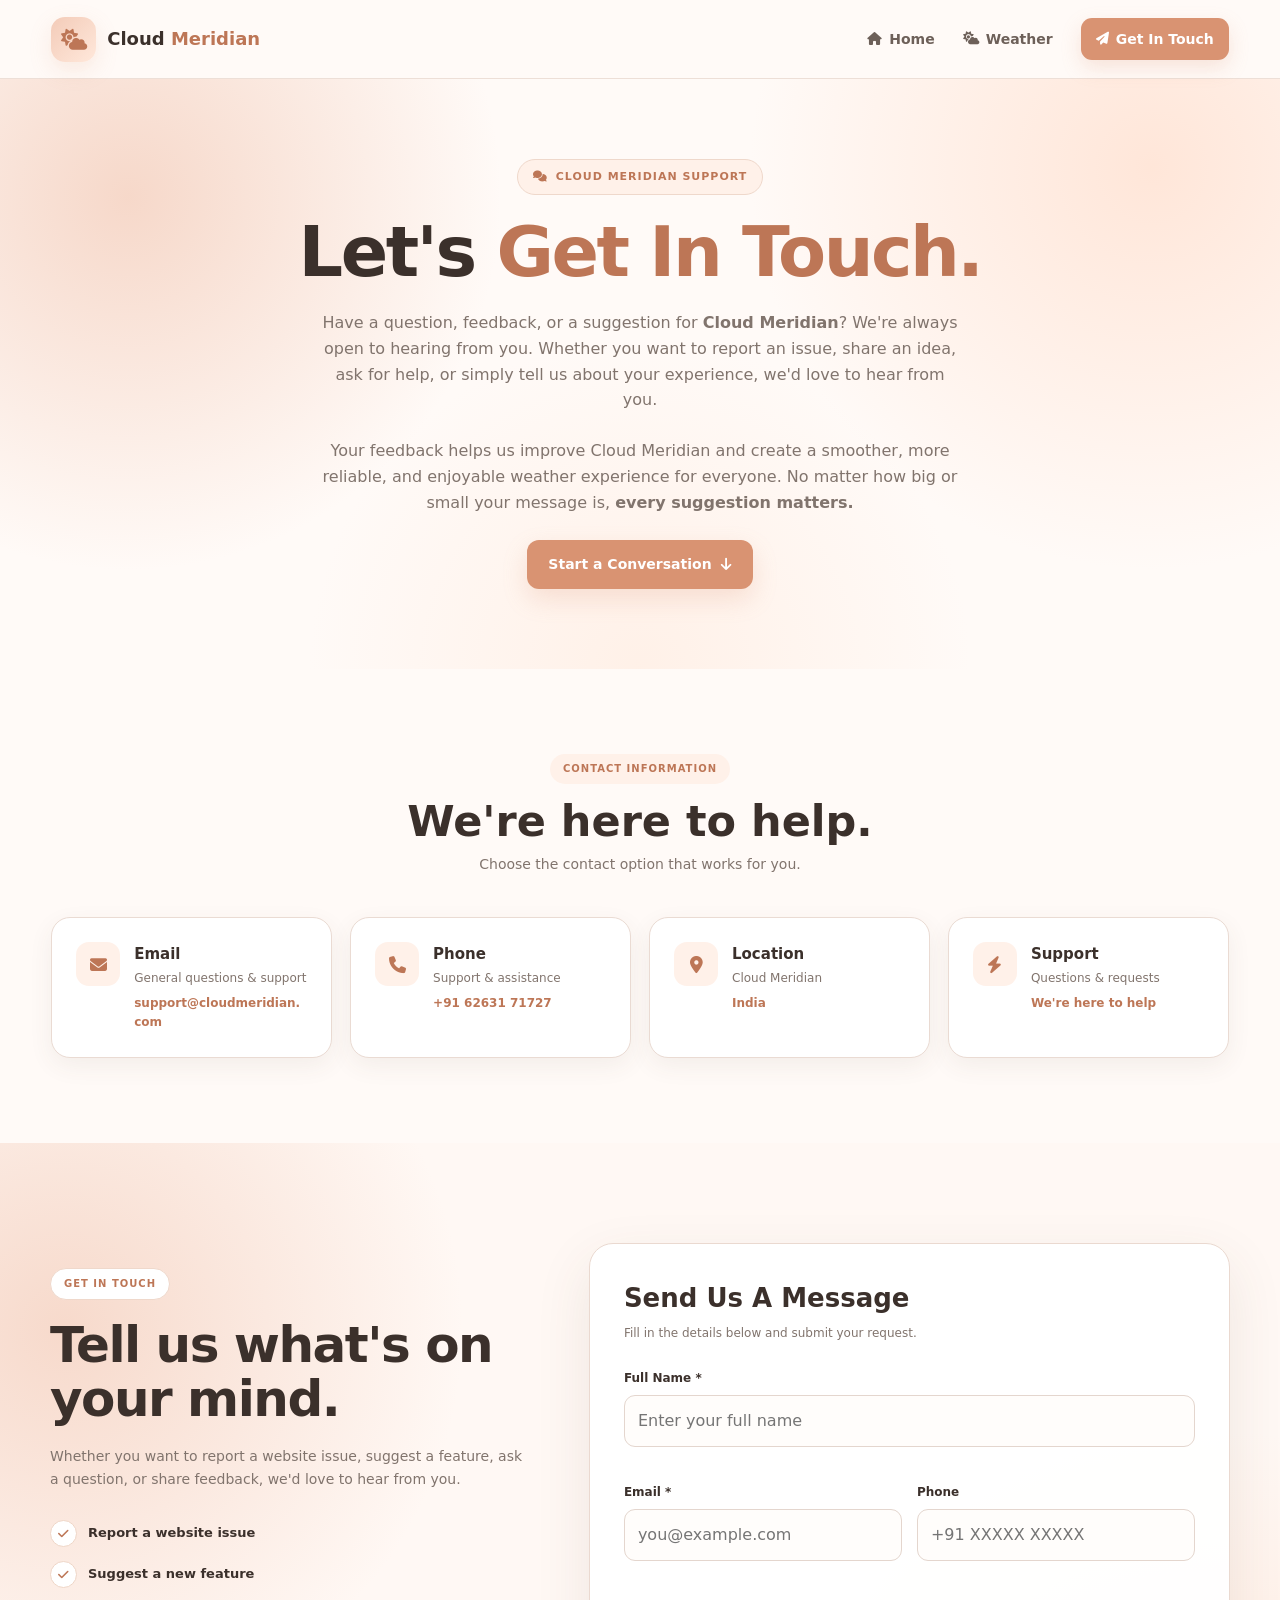
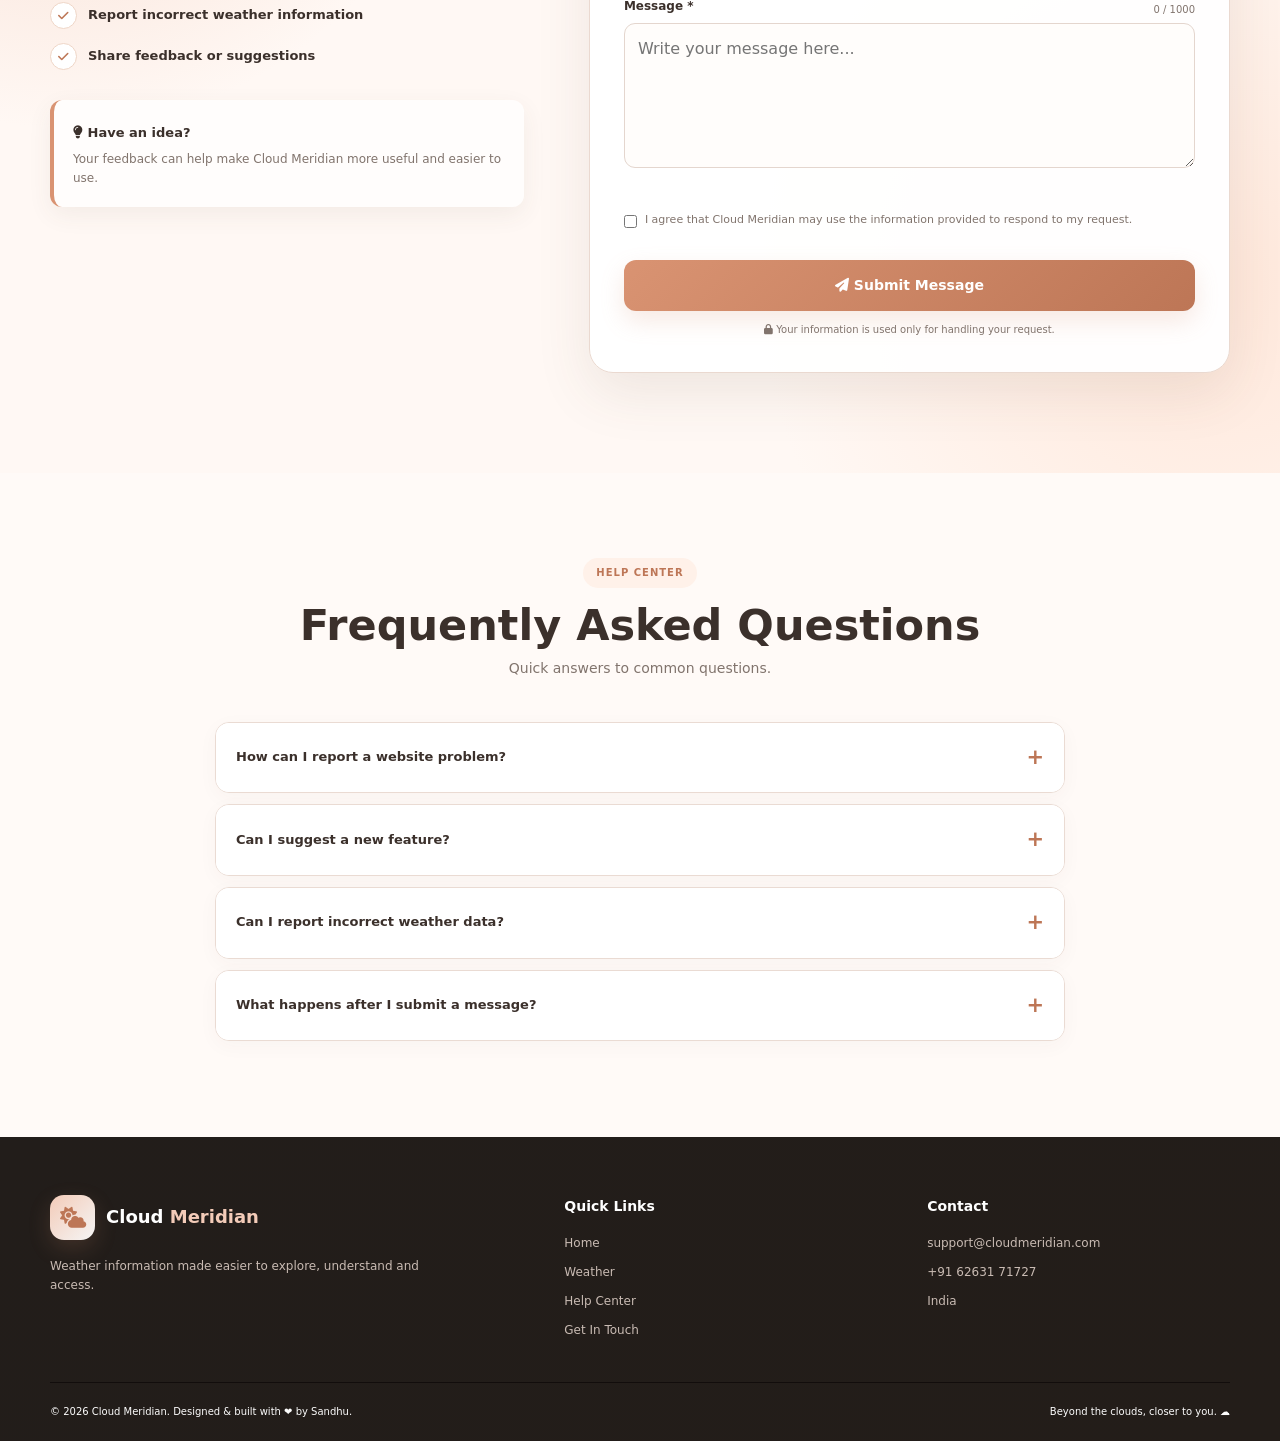
<file: templates/get-in-touch.html>
<!DOCTYPE html>
<html lang="en">

<head>

    <meta charset="UTF-8">

    <meta
        name="viewport"
        content="width=device-width, initial-scale=1.0"
    >
<!-- SANDHU -->
    <meta
        name="description"
        content="Get in touch with Cloud Meridian. Ask questions, report issues, suggest features or share feedback."
    >

    <title>Get In Touch | Cloud Meridian</title>


    <!-- Font Awesome -->

    <link
        rel="stylesheet"
        href="https://cdnjs.cloudflare.com/ajax/libs/font-awesome/6.5.2/css/all.min.css"
    >


    <style>
/* SANDHU */

        /* =====================================================
           ROOT
        ===================================================== */

        :root {

            --peach: #f3cbb8;
            --peach-dark: #d99372;
            --peach-deep: #bd7656;

            --peach-light: #fff1e9;
            --peach-soft: #fff8f4;

            --cream: #fffaf7;
            --white: #ffffff;

            --text: #3b302b;
            --muted: #81746d;

            --border: #eadbd3;

            --success: #5f9273;
            --success-light: #eef8f1;

            --danger: #d9534f;

            --dark: #302722;
            --dark-light: #453730;

            --shadow:
                0 20px 55px rgba(91, 65, 52, 0.10);

            --shadow-small:
                0 8px 25px rgba(91, 65, 52, 0.07);
        }


        /* =====================================================
           RESET
        ===================================================== */

        * {
            margin: 0;
            padding: 0;
            box-sizing: border-box;
        }


        html {
            scroll-behavior: smooth;
        }


        body {

            font-family:
                Inter,
                system-ui,
                -apple-system,
                BlinkMacSystemFont,
                "Segoe UI",
                sans-serif;

            background: var(--cream);

            color: var(--text);

            line-height: 1.6;
        }


        a {
            text-decoration: none;
            color: inherit;
        }

/* SANDHU */

        button,
        input,
        textarea,
        select {
            font: inherit;
        }


        /* =====================================================
           HEADER
        ===================================================== */

        .header {

            position: sticky;

            top: 0;

            z-index: 1000;

            background:
                rgba(255, 250, 247, 0.94);

            backdrop-filter: blur(16px);

            border-bottom:
                1px solid rgba(234, 219, 211, 0.85);
        }


        .header-container {

            width: min(1180px, 92%);

            min-height: 78px;

            margin: auto;

            display: flex;

            align-items: center;

            justify-content: space-between;
        }

/* SANDHU */

        /* SAME BRAND STRUCTURE AS INDEX.HTML */

        .brand {

            display: flex;

            align-items: center;

            gap: 11px;

            color: var(--text);

            font-size: 18px;

            font-weight: 700;
        }


        .brand strong {
            color: var(--peach-deep);
        }


        .brand-icon {

            width: 45px;

            height: 45px;

            display: grid;

            place-items: center;

            border-radius: 14px;

            background:
                linear-gradient(
                    135deg,
                    var(--peach),
                    #ffe8db
                );

            color: var(--peach-deep);

            font-size: 21px;

            box-shadow:
                0 8px 22px
                rgba(217, 147, 114, 0.17);

            transition: 0.3s;
        }


        .brand:hover .brand-icon {

            transform:
                translateY(-2px)
                rotate(-3deg);
        }

/* SANDHU */

        /* =====================================================
           NAV
        ===================================================== */

        .nav {

            display: flex;

            align-items: center;

            gap: 28px;
        }


        .nav-link {

            display: flex;

            align-items: center;

            gap: 7px;

            color: #6d6059;

            font-size: 14px;

            font-weight: 600;

            transition: 0.25s;
        }


        .nav-link i {
            font-size: 13px;
        }


        .nav-link:hover {

            color:
                var(--peach-deep);

            transform:
                translateY(-1px);
        }
/* SANDHU */


        .nav-link.active {

            padding:
                10px 15px;

            border-radius: 11px;

            background:
                var(--peach-dark);

            color: white;

            box-shadow:
                0 8px 20px
                rgba(217, 147, 114, 0.22);
        }


        .menu-btn {

            display: none;

            border: 0;

            background: transparent;

            color: var(--text);

            font-size: 23px;

            cursor: pointer;
        }


        /* =====================================================
           HERO
        ===================================================== */

        .hero {

            min-height: 455px;

            display: grid;

            place-items: center;

            text-align: center;

            padding: 80px 20px;

            background:

                radial-gradient(
                    circle at 10% 20%,
                    rgba(243, 203, 184, 0.72),
                    transparent 30%
                ),

                radial-gradient(
                    circle at 90% 15%,
                    rgba(255, 225, 209, 0.8),
                    transparent 32%
                ),

                radial-gradient(
                    circle at 50% 100%,
                    rgba(255, 239, 229, 0.85),
                    transparent 38%
                ),

                var(--cream);

            overflow: hidden;
        }


        .hero-content {

            width: min(760px, 100%);

            margin: auto;
        }


        .hero-badge {

            display: inline-flex;

            align-items: center;

            gap: 8px;

            padding:
                8px 15px;

            border-radius: 50px;

            background:
                var(--peach-light);

            border:
                1px solid #efd8cb;

            color:
                var(--peach-deep);

            font-size: 11px;

            font-weight: 800;

            letter-spacing: 1px;
        }


        .hero h1 {

            margin-top: 21px;

            font-size:
                clamp(42px, 7vw, 70px);

            line-height: 1.04;

            letter-spacing: -2.5px;
        }
/* SANDHU */


        .hero h1 span {

            color:
                var(--peach-deep);
        }
/* SANDHU */


        .hero p {

            max-width: 640px;

            margin:
                22px auto 0;

            color:
                var(--muted);

            font-size: 16px;
        }


        .hero-button {

            display: inline-flex;

            align-items: center;

            gap: 9px;

            margin-top: 25px;

            padding:
                13px 21px;

            border-radius: 12px;

            background:
                var(--peach-dark);

            color: white;

            font-size: 14px;

            font-weight: 700;

            box-shadow:
                0 10px 25px
                rgba(217, 147, 114, 0.22);

            transition: 0.25s;
        }


        .hero-button:hover {

            background:
                var(--peach-deep);

            transform:
                translateY(-3px);
        }


        /* =====================================================
           CONTACT INFORMATION
        ===================================================== */

        .contact-section {

            width: min(1180px, 92%);

            margin: auto;

            padding:
                85px 0;
        }


        .section-heading {

            text-align: center;

            margin-bottom: 42px;
        }

/* SANDHU */

        .section-label {

            display: inline-block;

            padding:
                7px 13px;

            border-radius: 50px;

            background:
                var(--peach-light);

            color:
                var(--peach-deep);

            font-size: 10px;

            font-weight: 800;

            letter-spacing: 1px;
        }


        .section-heading h2 {

            margin-top: 13px;

            font-size:
                clamp(30px, 5vw, 43px);

            line-height: 1.15;
        }


        .section-heading p {

            margin-top: 7px;

            color:
                var(--muted);

            font-size: 14px;
        }


        .contact-grid {

            display: grid;

            grid-template-columns:
                repeat(4, 1fr);

            gap: 18px;
        }


        .contact-card {

            padding: 24px;

            background:
                var(--white);

            border:
                1px solid var(--border);

            border-radius: 19px;

            display: flex;

            gap: 14px;

            box-shadow:
                var(--shadow-small);

            transition: 0.3s;
        }


        .contact-card:hover {

            transform:
                translateY(-5px);

            border-color:
                #e5c5b6;

            box-shadow:
                var(--shadow);
        }

/* SANDHU */

        .contact-icon {

            width: 44px;

            height: 44px;

            flex-shrink: 0;

            display: grid;

            place-items: center;

            border-radius: 13px;

            background:
                var(--peach-light);

            color:
                var(--peach-deep);

            font-size: 17px;
        }


        .contact-card h3 {
            font-size: 15px;
        }


        .contact-card p {

            margin-top: 3px;

            color:
                var(--muted);

            font-size: 12px;
        }


        .contact-card a,
        .contact-card span {

            display: inline-block;

            margin-top: 5px;

            color:
                var(--peach-deep);

            font-size: 12px;

            font-weight: 700;

            word-break: break-word;
        }


        /* =====================================================
           GET IN TOUCH SECTION
        ===================================================== */

        .get-in-touch {

            padding:
                100px 20px;

            background:

                radial-gradient(
                    circle at 5% 20%,
                    rgba(243, 203, 184, 0.68),
                    transparent 28%
                ),

                radial-gradient(
                    circle at 95% 80%,
                    rgba(255, 226, 210, 0.75),
                    transparent 32%
                ),

                var(--peach-soft);
        }


        .touch-container {

            width: min(1180px, 100%);

            margin: auto;

            display: grid;

            grid-template-columns:
                0.85fr 1.15fr;

            gap: 65px;

            align-items: start;
        }


        .touch-info {
            padding-top: 25px;
        }


        .touch-label {

            display: inline-block;

            padding:
                7px 13px;

            border-radius: 50px;

            background:
                white;

            border:
                1px solid #efd8cb;

            color:
                var(--peach-deep);

            font-size: 10px;

            font-weight: 800;

            letter-spacing: 1px;
        }


        .touch-info h2 {

            margin-top: 18px;

            font-size:
                clamp(32px, 5vw, 50px);

            line-height: 1.08;

            letter-spacing: -1.5px;
        }


        .touch-info > p {

            max-width: 510px;

            margin-top: 19px;

            color:
                var(--muted);

            font-size: 14px;
        }

/* SANDHU */

        .help-list {

            margin-top: 30px;

            display: grid;

            gap: 14px;
        }


        .help-item {

            display: flex;

            align-items: center;

            gap: 11px;
        }


        .check {

            width: 27px;

            height: 27px;

            flex-shrink: 0;

            display: grid;

            place-items: center;

            border-radius: 50%;

            background:
                white;

            border:
                1px solid #efd6c7;

            color:
                var(--peach-deep);

            font-size: 12px;

            font-weight: 900;
        }


        .help-item span:last-child {

            font-size: 13px;

            font-weight: 600;
        }


        .info-note {

            margin-top: 30px;

            padding: 19px;

            border-left:
                4px solid var(--peach-dark);

            border-radius: 12px;

            background:
                rgba(255,255,255,0.78);

            box-shadow:
                var(--shadow-small);
        }


        .info-note strong {
            font-size: 13px;
        }


        .info-note p {

            margin-top: 5px;

            color:
                var(--muted);

            font-size: 12px;
        }


        /* =====================================================
           FORM CARD
        ===================================================== */

        .form-card {

            padding: 34px;

            background:
                rgba(255,255,255,0.96);

            border:
                1px solid #ead9d0;

            border-radius: 24px;

            box-shadow:
                var(--shadow);
        }


        .form-header {

            margin-bottom: 26px;
        }


        .form-header h3 {
            font-size: 26px;
        }


        .form-header p {

            margin-top: 4px;

            color:
                var(--muted);

            font-size: 12px;
        }


        .form-row {

            display: grid;

            grid-template-columns:
                1fr 1fr;

            gap: 15px;
        }

/* SANDHU */

        .form-group {

            margin-bottom: 17px;
        }


        .form-group label {

            display: block;

            margin-bottom: 7px;

            font-size: 12px;

            font-weight: 700;
        }


        .form-group input,
        .form-group textarea,
        .form-group select {

            width: 100%;

            padding:
                12px 13px;

            border:
                1px solid #e4d6ce;

            border-radius: 11px;

            outline: none;

            background:
                #fffdfb;

            color:
                var(--text);

            transition: 0.2s;
        }


        .form-group input:focus,
        .form-group textarea:focus,
        .form-group select:focus {

            border-color:
                var(--peach-dark);

            background:
                white;

            box-shadow:
                0 0 0 4px
                rgba(217,147,114,0.10);
        }


        .form-group textarea {

            min-height: 145px;

            resize: vertical;
        }


        .label-row {

            display: flex;

            align-items: center;

            justify-content: space-between;
        }


        .counter {

            color:
                var(--muted);

            font-size: 10px;
        }

/* SANDHU */

        .error {

            display: block;

            min-height: 16px;

            margin-top: 3px;

            color:
                var(--danger);

            font-size: 10px;
        }


        .checkbox {

            display: flex;

            align-items: flex-start;

            gap: 8px;

            margin-top: 2px;
        }


        .checkbox input {

            margin-top: 4px;

            accent-color:
                var(--peach-dark);
        }


        .checkbox label {

            color:
                var(--muted);

            font-size: 11px;
        }


        .submit-button {

            width: 100%;

            min-height: 51px;

            margin-top: 12px;

            border: 0;

            border-radius: 12px;

            background:
                linear-gradient(
                    135deg,
                    var(--peach-dark),
                    var(--peach-deep)
                );

            color:
                white;

            font-size: 14px;

            font-weight: 800;

            cursor: pointer;

            box-shadow:
                0 10px 25px
                rgba(217,147,114,0.20);

            transition: 0.25s;
        }


        .submit-button:hover {

            transform:
                translateY(-2px);

            box-shadow:
                0 14px 30px
                rgba(217,147,114,0.26);
        }


        .submit-button:disabled {

            opacity: 0.65;

            cursor: wait;

            transform: none;
        }


        .security {

            margin-top: 11px;

            text-align: center;

            color:
                var(--muted);

            font-size: 10px;
        }




/* =========================================================
   SUBMISSION SUCCESS MODAL
========================================================= */

.success-modal {
    position: fixed;
    inset: 0;
    z-index: 9999;

    display: flex;
    align-items: center;
    justify-content: center;

    padding: 24px;

    background: rgba(37, 31, 27, 0.48);
    backdrop-filter: blur(8px);

    opacity: 0;
    visibility: hidden;

    transition:
        opacity 0.3s ease,
        visibility 0.3s ease;
}


.success-modal.active {
    opacity: 1;
    visibility: visible;
}
/* SANDHU */


.success-modal-card {
    width: min(520px, 100%);

    background: #ffffff;

    border: 1px solid rgba(217, 139, 103, 0.18);

    border-radius: 28px;

    padding: 38px 34px 32px;

    text-align: center;

    box-shadow:
        0 30px 80px rgba(70, 42, 29, 0.20);

    transform:
        translateY(25px)
        scale(0.96);

    transition:
        transform 0.35s ease;
}


.success-modal.active
.success-modal-card {

    transform:
        translateY(0)
        scale(1);

}


.success-icon {
    width: 76px;
    height: 76px;

    margin: 0 auto 20px;

    display: flex;
    align-items: center;
    justify-content: center;

    border-radius: 50%;

    background: #e9f6ee;

    color: #4f9270;

    font-size: 34px;

    box-shadow:
        0 10px 25px rgba(79, 146, 112, 0.15);

}


.success-modal-card h2 {
    margin: 0 0 10px;

    font-size: 28px;

    line-height: 1.2;

    color: #2b2927;
}


.success-modal-card > p {
    margin: 0 auto 24px;

    max-width: 430px;

    color: #77716d;

    font-size: 15px;

    line-height: 1.7;
}
/* SANDHU */


.reference-box {
    margin: 20px 0 24px;

    padding: 17px 18px;

    background: #fff6f0;

    border: 1px dashed #dfa080;

    border-radius: 16px;
}


.reference-label {
    display: block;

    margin-bottom: 7px;

    color: #8b817b;

    font-size: 12px;

    font-weight: 700;

    text-transform: uppercase;

    letter-spacing: 0.08em;
}


.reference-id {
    display: inline-block;

    color: #c97851;

    font-size: 20px;

    font-weight: 800;

    letter-spacing: 0.08em;

    word-break: break-all;
}


.success-actions {
    display: flex;

    gap: 12px;

    margin-top: 10px;
}


.success-btn {
    flex: 1;

    min-height: 50px;

    padding: 0 18px;

    border-radius: 13px;

    border: 1px solid #ead9cf;

    background: #ffffff;

    color: #5e554f;

    font-family: inherit;

    font-size: 14px;

    font-weight: 700;

    cursor: pointer;

    transition:
        transform 0.2s ease,
        box-shadow 0.2s ease,
        background 0.2s ease;
}


.success-btn:hover {
    transform: translateY(-2px);

    box-shadow:
        0 8px 20px rgba(70, 42, 29, 0.10);
}

/* SANDHU */

.success-btn.primary {
    border-color: #d98b67;

    background: #d98b67;

    color: #ffffff;

    box-shadow:
        0 8px 20px rgba(217, 139, 103, 0.22);
}


.success-btn.primary:hover {
    background: #ca7c59;
}


.success-close {
    position: absolute;

    top: 18px;
    right: 18px;

    width: 38px;
    height: 38px;

    display: flex;
    align-items: center;
    justify-content: center;

    border: 0;

    border-radius: 50%;

    background: #f8f2ee;

    color: #756b65;

    font-size: 16px;

    cursor: pointer;

    transition:
        background 0.2s ease,
        transform 0.2s ease;
}


.success-close:hover {
    background: #f0e5de;

    transform: rotate(90deg);
}


.success-modal-card {
    position: relative;
}
/* SANDHU */


.copy-success {
    display: none;

    margin-top: 10px;

    color: #4f9270;

    font-size: 13px;

    font-weight: 700;
}


.copy-success.show {
    display: block;
}


@media (max-width: 600px) {

    .success-modal {
        padding: 16px;
    }


    .success-modal-card {
        padding: 32px 20px 24px;

        border-radius: 22px;
    }


    .success-modal-card h2 {
        font-size: 24px;
    }


    .success-actions {
        flex-direction: column;
    }


    .success-btn {
        width: 100%;
    }

}










        /* =====================================================
           SUCCESS SCREEN
        ===================================================== */

        .success-screen {

            display: none;

            text-align: center;

            padding:
                28px 10px 12px;
        }

/* SANDHU */

        .success-screen.show {
            display: block;
        }


        .success-icon {

            width: 78px;

            height: 78px;

            margin:
                0 auto 18px;

            display: grid;

            place-items: center;

            border-radius: 50%;

            background:
                var(--success-light);

            color:
                var(--success);

            font-size: 31px;

            box-shadow:
                0 12px 30px
                rgba(95,146,115,0.13);

            animation:
                successPop 0.5s ease;
        }


        @keyframes successPop {

            0% {
                transform: scale(0.5);
                opacity: 0;
            }

            70% {
                transform: scale(1.08);
            }

            100% {
                transform: scale(1);
                opacity: 1;
            }
        }


        .success-screen h3 {

            font-size: 28px;

            color:
                var(--text);
        }


        .success-title {

            margin-top: 5px;

            color:
                var(--success);

            font-weight: 700;

            font-size: 14px;
        }


        .success-message {

            max-width: 470px;

            margin:
                13px auto 20px;

            color:
                var(--muted);

            font-size: 13px;
        }


        .reference-box {

            max-width: 390px;

            margin:
                20px auto;

            padding:
                15px;

            border:
                1px dashed #dfc4b5;

            border-radius: 13px;

            background:
                var(--peach-soft);
        }

/* SANDHU */

        .reference-label {

            display: block;

            color:
                var(--muted);

            font-size: 10px;

            text-transform: uppercase;

            letter-spacing: 1px;
        }


        .reference-id {

            display: inline-block;

            margin-top: 5px;

            color:
                var(--peach-deep);

            font-size: 19px;

            font-weight: 900;

            letter-spacing: 1px;
        }


        .copy-reference {

            margin-left: 7px;

            padding:
                6px 9px;

            border:
                1px solid #e5cec1;

            border-radius: 7px;

            background:
                white;

            color:
                var(--peach-deep);

            font-size: 10px;

            font-weight: 700;

            cursor: pointer;
        }


        .copy-reference:hover {
            background: var(--peach-light);
        }


        .success-date {

            color:
                var(--muted);

            font-size: 11px;
        }


        .success-actions {

            display: flex;

            justify-content: center;

            gap: 10px;

            margin-top: 22px;

            flex-wrap: wrap;
        }

/* SANDHU */

        .success-action {

            padding:
                11px 18px;

            border-radius: 10px;

            cursor: pointer;

            font-size: 12px;

            font-weight: 700;
        }


        .primary-action {

            border: 0;

            background:
                var(--peach-dark);

            color: white;
        }


        .secondary-action {

            border:
                1px solid var(--border);

            background:
                white;

            color:
                var(--text);
        }


        /* =====================================================
           FAQ
        ===================================================== */

        .faq {

            width: min(850px, 92%);

            margin: auto;

            padding:
                85px 0;
        }


        .faq-item {

            margin-bottom: 11px;

            background:
                white;

            border:
                1px solid var(--border);

            border-radius: 14px;

            overflow: hidden;

            box-shadow:
                0 5px 20px
                rgba(91,65,52,0.035);
        }
/* SANDHU */


        .faq-question {

            width: 100%;

            padding:
                18px 20px;

            border: 0;

            background:
                white;

            display: flex;

            justify-content: space-between;

            align-items: center;

            text-align: left;

            color:
                var(--text);

            font-size: 13px;

            font-weight: 700;

            cursor: pointer;
        }


        .faq-plus {

            color:
                var(--peach-deep);

            font-size: 21px;

            transition: 0.25s;
        }


        .faq-answer {

            max-height: 0;

            overflow: hidden;

            transition:
                max-height 0.3s ease;
        }


        .faq-answer p {

            padding:
                0 20px 19px;

            color:
                var(--muted);

            font-size: 12px;
        }


        .faq-item.active .faq-plus {

            transform:
                rotate(45deg);
        }


        /* =====================================================
           FOOTER
        ===================================================== */

        .footer {

            padding:
                58px 20px 0;

            background:
                linear-gradient(
                    135deg,
                    #221d1a,
                    #231d19
                );

            color:
                white;
        }
/* SANDHU */


        .footer-container {

            width: min(1180px, 100%);

            margin: auto;

            padding-bottom: 42px;

            display: grid;

            grid-template-columns:
                1.5fr 1fr 1fr;

            gap: 60px;
        }


        .footer .brand {
            color: white;
        }


        .footer .brand strong {
            color:
                var(--peach);
        }


        .footer .brand-icon {

            background:
                linear-gradient(
                    135deg,
                    var(--peach),
                    #f5f5f5
                );

            color:
                var(--peach-deep);
        }


        .footer-description {

            max-width: 390px;

            margin-top: 17px;

            color:
                #c9bbb3;

            font-size: 12px;
        }


        .footer-column {

            display: flex;

            flex-direction: column;

            gap: 10px;
        }


        .footer-column h4 {

            margin-bottom: 6px;

            font-size: 14px;
        }
/* SANDHU */

        .footer-column a,
        .footer-column span {

            color:
                #c9bbb3;

            font-size: 12px;

            transition: 0.2s;
        }


        .footer-column a:hover {

            color:
                var(--peach);
        }


        .footer-bottom {

            width: min(1180px, 100%);

            margin: auto;

            padding:
                21px 0;

            border-top:
                1px solid
                rgba(10, 6, 6, 0.653);

            display: flex;

            justify-content: space-between;

            gap: 20px;

            color:
                #fcfcfc;

            font-size: 10px;
        }


        /* =====================================================
           TOAST
        ===================================================== */

        .toast {

            position: fixed;

            right: 22px;

            bottom: 22px;

            z-index: 5000;

            max-width: 350px;

            padding:
                13px 17px;

            border-radius: 11px;

            background:
                #382c26;

            color:
                white;

            font-size: 12px;

            box-shadow:
                var(--shadow);

            transform:
                translateY(120px);

            opacity: 0;

            transition: 0.3s;
        }


        .toast.show {

            transform:
                translateY(0);

            opacity: 1;
        }


        /* =====================================================
           RESPONSIVE
        ===================================================== */

        @media (max-width: 1000px) {

            .contact-grid {
                grid-template-columns:
                    repeat(2, 1fr);
            }

            .touch-container {

                grid-template-columns:
                    1fr;

                gap: 35px;
            }

            .touch-info {
                padding-top: 0;
            }

            .footer-container {
                grid-template-columns:
                    1fr 1fr;
            }
        }


        @media (max-width: 720px) {

            .nav {

                display: none;

                position: absolute;

                top: 72px;

                left: 4%;

                right: 4%;

                padding: 15px;

                background:
                    white;

                border:
                    1px solid var(--border);

                border-radius: 15px;

                box-shadow:
                    var(--shadow);

                flex-direction: column;

                align-items: stretch;

                gap: 5px;
            }


            .nav.open {
                display: flex;
            }


            .nav-link {
                padding: 10px;
            }


            .menu-btn {
                display: block;
            }


            .hero {
                min-height: 420px;

                padding:
                    65px 20px;
            }


            .contact-grid {
                grid-template-columns: 1fr;
            }


            .form-card {
                padding:
                    25px 19px;
            }


            .form-row {
                grid-template-columns: 1fr;

                gap: 0;
            }


            .footer-container {
                grid-template-columns: 1fr;

                gap: 35px;
            }


            .footer-bottom {
                flex-direction: column;
            }
        }


        @media (max-width: 450px) {

            .brand {
                font-size: 16px;
            }


            .brand-icon {
                width: 40px;
                height: 40px;
            }


            .hero h1 {
                letter-spacing: -1.5px;
            }


            .form-card {
                border-radius: 18px;
            }


            .success-actions {
                flex-direction: column;
            }


            .success-action {
                width: 100%;
            }
        }

    </style>

</head>


<body>


    <!-- =====================================================
         HEADER
    ====================================================== -->

    <header class="header">

        <div class="header-container">


            <!-- SAME CLOUD MERIDIAN BRAND -->

            <a
                href="/"
                class="brand"
            >

                <span class="brand-icon">

                    <i class="fa-solid fa-cloud-sun"></i>

                </span>

                <span>
                    Cloud <strong>Meridian</strong>
                </span>

            </a>


            <!-- NAVIGATION -->

            <nav
                class="nav"
                id="nav"
            >

                <a
                    href="/"
                    class="nav-link"
                >

                    <i class="fa-solid fa-house"></i>

                    Home

                </a>
<!-- SANDHU JI  -->


                <a
                    href="/"
                    class="nav-link"
                >

                    <i class="fa-solid fa-cloud-sun"></i>

                    Weather

                </a>


                <!-- <a
                    href="#get-in-touch"
                    class="nav-link"
                >

                    <i class="fa-solid fa-circle-question"></i>

                    Help Center

                </a> -->


                <a
                    href="#get-in-touch"
                    class="nav-link active"
                >

                    <i class="fa-solid fa-paper-plane"></i>

                    Get In Touch

                </a>

            </nav>


            <!-- MOBILE MENU -->

            <button
                class="menu-btn"
                id="menuBtn"
                aria-label="Open navigation"
            >

                <i class="fa-solid fa-bars"></i>

            </button>

        </div>

    </header>



    <!-- =====================================================
         HERO
    ====================================================== -->

    <section class="hero">

        <div class="hero-content">

            <span class="hero-badge">

                <i class="fa-solid fa-comments"></i>

                CLOUD MERIDIAN SUPPORT

            </span>


            <h1>

                Let's

                <span>
                    Get In Touch.
                </span>

            </h1>

<!-- SANDHU JI  -->

   <p>
    Have a question, feedback, or a suggestion for
    <strong>Cloud Meridian</strong>? We're always open to hearing
    from you. Whether you want to report an issue, share an idea,
    ask for help, or simply tell us about your experience, we'd
    love to hear from you.
    <br><br>
    Your feedback helps us improve Cloud Meridian and create a
    smoother, more reliable, and enjoyable weather experience
    for everyone. No matter how big or small your message is,
    <strong>every suggestion matters.</strong>
</p>


            <a
                href="#get-in-touch"
                class="hero-button"
            >

                Start a Conversation

                <i class="fa-solid fa-arrow-down"></i>

            </a>

        </div>

    </section>



    <!-- =====================================================
         CONTACT INFORMATION
    ====================================================== -->

    <section class="contact-section">


        <div class="section-heading">

            <span class="section-label">
                CONTACT INFORMATION
            </span>


            <h2>
                We're here to help.
            </h2>


            <p>
                Choose the contact option that works for you.
            </p>

        </div>


        <div class="contact-grid">


            <!-- EMAIL -->

            <article class="contact-card">

                <div class="contact-icon">

                    <i class="fa-solid fa-envelope"></i>

                </div>


                <div>

                    <h3>
                        Email
                    </h3>

                    <p>
                        General questions & support
                    </p>

                    <a
                        href="mailto:support@cloudmeridian.com"
                    >
                        support@cloudmeridian.com
                    </a>

                </div>

            </article>



            <!-- PHONE -->

            <article class="contact-card">

                <div class="contact-icon">

                    <i class="fa-solid fa-phone"></i>

                </div>


                <div>

                    <h3>
                        Phone
                    </h3>

                    <p>
                        Support & assistance
                    </p>

                    <a href="tel:+916263171727">
                        +91 62631 71727
                    </a>

                </div>

            </article>

<!-- SANDHU JI  -->


            <!-- LOCATION -->

            <article class="contact-card">

                <div class="contact-icon">

                    <i class="fa-solid fa-location-dot"></i>

                </div>


                <div>

                    <h3>
                        Location
                    </h3>

                    <p>
                        Cloud Meridian
                    </p>

                    <span>
                        India
                    </span>

                </div>

            </article>



            <!-- RESPONSE -->

            <article class="contact-card">

                <div class="contact-icon">

                    <i class="fa-solid fa-bolt"></i>

                </div>


                <div>

                    <h3>
                        Support
                    </h3>

                    <p>
                        Questions & requests
                    </p>

                    <span>
                        We're here to help
                    </span>

                </div>

            </article>

        </div>

    </section>



    <!-- =====================================================
         GET IN TOUCH FORM
    ====================================================== -->

    <section
        class="get-in-touch"
        id="get-in-touch"
    >

        <div class="touch-container">


            <!-- LEFT -->

            <div class="touch-info">

                <span class="touch-label">
                    GET IN TOUCH
                </span>


                <h2>
                    Tell us what's on your mind.
                </h2>


                <p>

                    Whether you want to report a website issue,
                    suggest a feature, ask a question, or share
                    feedback, we'd love to hear from you.

                </p>


                <div class="help-list">


                    <div class="help-item">

                        <span class="check">
                            <i class="fa-solid fa-check"></i>
                        </span>

                        <span>
                            Report a website issue
                        </span>

                    </div>


                    <div class="help-item">

                        <span class="check">
                            <i class="fa-solid fa-check"></i>
                        </span>

                        <span>
                            Suggest a new feature
                        </span>

                    </div>


                    <div class="help-item">

                        <span class="check">
                            <i class="fa-solid fa-check"></i>
                        </span>

                        <span>
                            Report incorrect weather information
                        </span>

                    </div>


                    <div class="help-item">

                        <span class="check">
                            <i class="fa-solid fa-check"></i>
                        </span>

                        <span>
                            Share feedback or suggestions
                        </span>

                    </div>
<!-- SANDHU JI  -->


                </div>


                <div class="info-note">

                    <strong>
                        <i class="fa-solid fa-lightbulb"></i>
                        Have an idea?
                    </strong>

                    <p>
                        Your feedback can help make Cloud Meridian
                        more useful and easier to use.
                    </p>

                </div>

            </div>



            <!-- RIGHT / FORM -->

            <div class="form-card">


                <!-- FORM AREA -->

                <div id="formArea">


                    <div class="form-header">

                        <h3>
                            Send Us A Message
                        </h3>

                        <p>
                            Fill in the details below and submit
                            your request.
                        </p>

                    </div>


                    <form
                        id="contactForm"
                        novalidate
                    >


                        <!-- NAME -->

                        <div class="form-group">

                            <label for="name">
                                Full Name *
                            </label>

                            <input
                                type="text"
                                id="name"
                                placeholder="Enter your full name"
                                autocomplete="name"
                            >

                            <span
                                class="error"
                                id="nameError"
                            ></span>

                        </div>
<!-- SANDHU JI  -->



                        <!-- EMAIL + PHONE -->

                        <div class="form-row">


                            <div class="form-group">

                                <label for="email">
                                    Email *
                                </label>

                                <input
                                    type="email"
                                    id="email"
                                    placeholder="you@example.com"
                                    autocomplete="email"
                                >

                                <span
                                    class="error"
                                    id="emailError"
                                ></span>

                            </div>


                            <div class="form-group">

                                <label for="phone">
                                    Phone
                                </label>

                                <input
                                    type="tel"
                                    id="phone"
                                    placeholder="+91 XXXXX XXXXX"
                                    autocomplete="tel"
                                >

                            </div>


                        </div>




                        <!-- MESSAGE -->

                        <div class="form-group">

                            <div class="label-row">

                                <label for="message">
                                    Message *
                                </label>

                                <span
                                    class="counter"
                                    id="counter"
                                >
                                    0 / 1000
                                </span>

                            </div>
<!-- SANDHU JI  -->


                            <textarea
                                id="message"
                                maxlength="1000"
                                placeholder="Write your message here..."
                            ></textarea>


                            <span
                                class="error"
                                id="messageError"
                            ></span>

                        </div>



                        <!-- CONSENT -->

                        <div class="checkbox">

                            <input
                                type="checkbox"
                                id="consent"
                            >

                            <label for="consent">

                                I agree that Cloud Meridian may
                                use the information provided to
                                respond to my request.

                            </label>

                        </div>


                        <span
                            class="error"
                            id="consentError"
                        ></span>



                        <!-- SUBMIT -->

                        <button
                            type="submit"
                            class="submit-button"
                            id="submitButton"
                        >

                            <i class="fa-solid fa-paper-plane"></i>

                            <span id="submitText">
                                Submit Message
                            </span>

                        </button>


                        <p class="security">

                            <i class="fa-solid fa-lock"></i>

                            Your information is used only
                            for handling your request.

                        </p>


                    </form>

                </div>

<!-- SANDHU JI  -->


                <!-- =================================================
                     SUCCESS SCREEN
                ================================================== -->

                <div
                    class="success-screen"
                    id="successScreen"
                >


                    <div class="success-icon">

                        <i class="fa-solid fa-check"></i>

                    </div>


                    <h3>
                        Message Submitted!
                    </h3>


                    <div class="success-title">
                        Your request has been received successfully.
                    </div>


                    <p
                        class="success-message"
                        id="successMessage"
                    >
                        Thank you for contacting Cloud Meridian.
                        We have recorded your request.
                    </p>


                    <!-- REFERENCE ID -->

                    <div class="reference-box">

                        <span class="reference-label">
                            Your Reference ID
                        </span>


                        <span
                            class="reference-id"
                            id="referenceId"
                        >
                            CM-000000
                        </span>


                        <button
                            type="button"
                            class="copy-reference"
                            id="copyReference"
                        >

                            <i class="fa-regular fa-copy"></i>

                            Copy

                        </button>

                    </div>
<!-- SANDHU JI  -->


                    <div
                        class="success-date"
                        id="successDate"
                    >
                        Submitted successfully.
                    </div>


                    <!-- ACTIONS -->

                    <div class="success-actions">

                        <button
                            type="button"
                            class="success-action primary-action"
                            id="newMessageButton"
                        >

                            <i class="fa-solid fa-plus"></i>

                            Send Another Message

                        </button>


                        <a
                            href="/"
                            class="success-action secondary-action"
                        >

                            <i class="fa-solid fa-house"></i>

                            Back To Home

                        </a>

                    </div>

                </div>

            </div>

        </div>

    </section>



<!-- SANDHU JI  -->


<!-- =========================================================
     SUCCESS MODAL
========================================================= -->

<div
    class="success-modal"
    id="successModal"
    aria-hidden="true"
>

    <div class="success-modal-card">

        <button
            type="button"
            class="success-close"
            id="successClose"
            aria-label="Close"
        >
            <i class="fa-solid fa-xmark"></i>
        </button>


        <div class="success-icon">

            <i class="fa-solid fa-check"></i>

        </div>


        <h2>
            Message Submitted Successfully!
        </h2>


        <p>
            Thank you for contacting
            <strong>Cloud Meridian</strong>.
            Your message has been received successfully.
        </p>

<!-- SANDHU JI  -->





        <div class="reference-box">

            <span class="reference-label">
                Your Reference ID
            </span>


            <span
                class="reference-id"
                id="referenceId"
            >
                CM-000000
            </span>

        </div>


        <p>
            Please keep this reference ID for your records.
            It can help us identify your request if you contact
            us again.
        </p>


        <div class="success-actions">

            <button
                type="button"
                class="success-btn"
                id="copyReference"
            >
                <i class="fa-regular fa-copy"></i>
                Copy Reference ID
            </button>


            <button
                type="button"
                class="success-btn primary"
                id="sendAnother"
            >
                <i class="fa-solid fa-paper-plane"></i>
                Send Another Message
            </button>

        </div>


        <div
            class="copy-success"
            id="copySuccess"
        >
            <i class="fa-solid fa-check"></i>
            Reference ID copied!
        </div>

    </div>

</div>



<!-- SANDHU JI  -->




    <!-- =====================================================
         FAQ
    ====================================================== -->

    <section
        class="faq"
        id="faq"
    >


        <div class="section-heading">

            <span class="section-label">
                HELP CENTER
            </span>


            <h2>
                Frequently Asked Questions
            </h2>


            <p>
                Quick answers to common questions.
            </p>

        </div>
<!-- SANDHU JI  -->



        <!-- FAQ 1 -->

        <div class="faq-item">

            <button class="faq-question">

                <span>
                    How can I report a website problem?
                </span>

                <span class="faq-plus">
                    +
                </span>

            </button>


            <div class="faq-answer">

                <p>

                    Use the Get In Touch form and select
                    "Website Issue". Explain the problem and
                    provide the page or feature where it happened.

                </p>

            </div>

        </div>



        <!-- FAQ 2 -->

        <div class="faq-item">

            <button class="faq-question">

                <span>
                    Can I suggest a new feature?
                </span>

                <span class="faq-plus">
                    +
                </span>

            </button>


            <div class="faq-answer">

                <p>

                    Yes. Select "Feature Suggestion" and
                    describe the feature you would like to see
                    in Cloud Meridian.

                </p>

            </div>

        </div>



        <!-- FAQ 3 -->

        <div class="faq-item">

            <button class="faq-question">

                <span>
                    Can I report incorrect weather data?
                </span>

                <span class="faq-plus">
                    +
                </span>

            </button>


            <div class="faq-answer">

                <p>

                    Yes. Select "Weather Data" and mention
                    the city, approximate time and details
                    about the information that needs attention.

                </p>

            </div>

        </div>

<!-- SANDHU JI  -->


        <!-- FAQ 4 -->

        <div class="faq-item">

            <button class="faq-question">

                <span>
                    What happens after I submit a message?
                </span>

                <span class="faq-plus">
                    +
                </span>

            </button>


            <div class="faq-answer">

                <p>

                    After submission, Cloud Meridian generates
                    a reference ID for your request and displays
                    a confirmation screen.

                </p>

            </div>

        </div>


    </section>



    <!-- =====================================================
         FOOTER
    ====================================================== -->

    <footer class="footer">


        <div class="footer-container">


            <!-- BRAND -->

            <div>
<!-- SANDHU JI  -->


                <!-- SAME CLOUD MERIDIAN BRAND -->

                <a
                    href="/"
                    class="brand"
                >

                    <span class="brand-icon">

                        <i class="fa-solid fa-cloud-sun"></i>

                    </span>

                    <span>
                        Cloud <strong>Meridian</strong>
                    </span>

                </a>


                <p class="footer-description">

                    Weather information made easier to
                    explore, understand and access.

                </p>

            </div>



            <!-- LINKS -->

            <div class="footer-column">

                <h4>
                    Quick Links
                </h4>


                <a href="/">
                    Home
                </a>


                <a href="/">
                    Weather
                </a>
<!-- SANDHU JI  -->


                <a href="#get-in-touch">
                    Help Center
                </a>


                <a href="#get-in-touch">
                    Get In Touch
                </a>

            </div>



            <!-- CONTACT -->

            <div class="footer-column">

                <h4>
                    Contact
                </h4>


                <a
                    href="mailto:support@cloudmeridian.com"
                >
                    support@cloudmeridian.com
                </a>


                <a href="tel:+916263171727">
                    +91 62631 71727
                </a>
<!-- SANDHU JI  -->


                <span>
                    India
                </span>

            </div>

        </div>



        <!-- FOOTER BOTTOM -->

        <div class="footer-bottom">

            <p>
                © 2026 Cloud Meridian.
                Designed & built with ❤️ by Sandhu.
            </p>


            <p>
                Beyond the clouds, closer to you. ☁️
            </p>

        </div>

    </footer>
<!-- SANDHU JI  -->


    <!-- =====================================================
         TOAST
    ====================================================== -->

    <div
        class="toast"
        id="toast"
    ></div>



    <!-- =====================================================
         JAVASCRIPT
    ====================================================== -->
<script>

    document.addEventListener(
        "DOMContentLoaded",
        function () {
// SANDHU


            /* =================================================
               MOBILE NAVIGATION
            ================================================= */

            const menuBtn =
                document.getElementById("menuBtn");

            const nav =
                document.getElementById("nav");


            if (menuBtn && nav) {

                menuBtn.addEventListener(
                    "click",
                    function () {

                        nav.classList.toggle("open");

                    }
                );
// SANDHU


                document
                    .querySelectorAll(".nav-link")
                    .forEach(
                        function (link) {

                            link.addEventListener(
                                "click",
                                function () {

                                    nav.classList.remove(
                                        "open"
                                    );

                                }
                            );

                        }
                    );

            }



            /* =================================================
               FORM ELEMENTS
            ================================================= */

            const form =
                document.getElementById(
                    "contactForm"
                );

            const formArea =
                document.getElementById(
                    "formArea"
                );

            const successScreen =
                document.getElementById(
                    "successScreen"
                );

            const submitButton =
                document.getElementById(
                    "submitButton"
                );

            const submitText =
                document.getElementById(
                    "submitText"
                );

// SANDHU

            const nameInput =
                document.getElementById(
                    "name"
                );

            const emailInput =
                document.getElementById(
                    "email"
                );

            const phoneInput =
                document.getElementById(
                    "phone"
                );

            const messageInput =
                document.getElementById(
                    "message"
                );

            const consentInput =
                document.getElementById(
                    "consent"
                );

            const counter =
                document.getElementById(
                    "counter"
                );

// SANDHU


            /* =================================================
               SUCCESS MODAL ELEMENTS
            ================================================= */

            const successModal =
                document.getElementById(
                    "successModal"
                );

            const successClose =
                document.getElementById(
                    "successClose"
                );

            const sendAnother =
                document.getElementById(
                    "sendAnother"
                );

            const copySuccess =
                document.getElementById(
                    "copySuccess"
                );
// SANDHU


            /*
               IMPORTANT:
               There are duplicate IDs in the HTML for
               referenceId and copyReference.

               So we specifically select them INSIDE
               the success modal.
            */

            const referenceIdElement =
                successModal
                    ? successModal.querySelector(
                        "#referenceId"
                    )
                    : null;

            const copyReference =
                successModal
                    ? successModal.querySelector(
                        "#copyReference"
                    )
                    : null;
// SANDHU



            /* =================================================
               CHARACTER COUNTER
            ================================================= */

            if (
                messageInput &&
                counter
            ) {

                messageInput.addEventListener(
                    "input",
                    function () {

                        counter.textContent =
                            messageInput.value.length +
                            " / 1000";

                    }
                );

            }


// SANDHU

            /* =================================================
               CLEAR ERRORS
            ================================================= */

            function clearErrors() {

                document
                    .querySelectorAll(".error")
                    .forEach(
                        function (element) {

                            element.textContent = "";

                        }
                    );

            }

// SANDHU


            /* =================================================
               VALIDATE FORM
            ================================================= */

            function validateForm() {

                clearErrors();

                let valid = true;

// SANDHU

                /* NAME */

                if (
                    nameInput &&
                    nameInput.value.trim().length < 2
                ) {

                    const nameError =
                        document.getElementById(
                            "nameError"
                        );

                    if (nameError) {

                        nameError.textContent =
                            "Please enter your full name.";

                    }

                    valid = false;

                }

// SANDHU


                /* EMAIL */

                const emailPattern =
                    /^[^\s@]+@[^\s@]+\.[^\s@]+$/;


                if (
                    emailInput &&
                    !emailPattern.test(
                        emailInput.value.trim()
                    )
                ) {

                    const emailError =
                        document.getElementById(
                            "emailError"
                        );

                    if (emailError) {

                        emailError.textContent =
                            "Please enter a valid email address.";

                    }

                    valid = false;

                }

// SANDHU


                /* MESSAGE */

                if (
                    messageInput &&
                    messageInput.value.trim().length < 10
                ) {

                    const messageError =
                        document.getElementById(
                            "messageError"
                        );

                    if (messageError) {

                        messageError.textContent =
                            "Please enter at least 10 characters.";

                    }

                    valid = false;

                }

// SANDHU


                /* CONSENT */

                if (
                    consentInput &&
                    !consentInput.checked
                ) {

                    const consentError =
                        document.getElementById(
                            "consentError"
                        );

                    if (consentError) {

                        consentError.textContent =
                            "Please accept the consent.";

                    }

                    valid = false;

                }


                return valid;

            }

// SANDHU


            /* =================================================
               GENERATE REFERENCE ID
            ================================================= */

            function generateReferenceId() {

                const year =
                    new Date().getFullYear();


                const randomNumber =
                    Math.floor(
                        100000 +
                        Math.random() * 900000
                    );


                return `CM-${year}-${randomNumber}`;

            }

// SANDHU


            /* =================================================
               OPEN SUCCESS MODAL
            ================================================= */

            function openSuccessModal(
                referenceId
            ) {

                if (
                    !successModal ||
                    !referenceIdElement
                ) {

                    return;

                }


                referenceIdElement.textContent =
                    referenceId;


                if (copySuccess) {

                    copySuccess.classList.remove(
                        "show"
                    );

                }


                successModal.classList.add(
                    "active"
                );


                successModal.setAttribute(
                    "aria-hidden",
                    "false"
                );


                document.body.style.overflow =
                    "hidden";
// SANDHU

            }



            /* =================================================
               CLOSE SUCCESS MODAL
            ================================================= */

            function closeSuccessModal() {

                if (!successModal) {

                    return;

                }


                successModal.classList.remove(
                    "active"
                );


                successModal.setAttribute(
                    "aria-hidden",
                    "true"
                );


                document.body.style.overflow =
                    "";

            }



            /* =================================================
               SUBMIT FORM
            ================================================= */

            if (form) {

                form.addEventListener(
                    "submit",
                    function (event) {

                        event.preventDefault();

// SANDHU

                        /* -----------------------------
                           VALIDATION
                        ----------------------------- */

                        if (!validateForm()) {

                            showToast(
                                "Please complete the required fields."
                            );

                            return;

                        }


                        /* -----------------------------
                           BUTTON LOADING
                        ----------------------------- */

                        if (submitButton) {

                            submitButton.disabled =
                                true;

                        }


                        if (submitText) {

                            submitText.textContent =
                                "Submitting...";

                        }

// SANDHU

                        /* -----------------------------
                           SHORT SUBMISSION DELAY
                        ----------------------------- */

                        setTimeout(
                            function () {


                                /* -------------------------
                                   GENERATE REFERENCE
                                ------------------------- */

                                const referenceId =
                                    generateReferenceId();


                                const now =
                                    new Date();


// SANDHU

                                /* -------------------------
                                   REQUEST DATA
                                ------------------------- */

                                const requestData = {

                                    referenceId:
                                        referenceId,

                                    name:
                                        nameInput
                                            ? nameInput.value.trim()
                                            : "",

                                    email:
                                        emailInput
                                            ? emailInput.value.trim()
                                            : "",

                                    phone:
                                        phoneInput
                                            ? phoneInput.value.trim()
                                            : "",

                                    message:
                                        messageInput
                                            ? messageInput.value.trim()
                                            : "",

                                    submittedAt:
                                        now.toISOString()

                                };



                                /* -------------------------
                                   SAVE LOCALLY
                                ------------------------- */

                                const existingRequests =
                                    JSON.parse(
                                        localStorage.getItem(
                                            "cloudMeridianRequests"
                                        ) || "[]"
                                    );
// SANDHU


                                existingRequests.push(
                                    requestData
                                );


                                localStorage.setItem(
                                    "cloudMeridianRequests",
                                    JSON.stringify(
                                        existingRequests
                                    )
                                );



                                /* -------------------------
                                   RESET FORM
                                ------------------------- */

                                form.reset();


                                if (counter) {

                                    counter.textContent =
                                        "0 / 1000";

                                }
// SANDHU



                                /* -------------------------
                                   OPEN SUCCESS POPUP
                                ------------------------- */

                                openSuccessModal(
                                    referenceId
                                );



                                /* -------------------------
                                   RESET BUTTON
                                ------------------------- */

                                if (submitButton) {

                                    submitButton.disabled =
                                        false;

                                }
// SANDHU


                                if (submitText) {

                                    submitText.textContent =
                                        "Submit Message";

                                }


                                showToast(
                                    "Your message has been submitted successfully!"
                                );


                            },
                            800
                        );

                    }
                );

            }

// SANDHU


            /* =================================================
               CLOSE SUCCESS MODAL
            ================================================= */

            if (successClose) {

                successClose.addEventListener(
                    "click",
                    function () {

                        closeSuccessModal();

                    }
                );

            }



            /* =================================================
               CLICK OUTSIDE SUCCESS MODAL
            ================================================= */

            if (successModal) {

                successModal.addEventListener(
                    "click",
                    function (event) {

                        if (
                            event.target ===
                            successModal
                        ) {

                            closeSuccessModal();

                        }

                    }
                );

            }

// SANDHU


            /* =================================================
               ESC KEY
            ================================================= */

            document.addEventListener(
                "keydown",
                function (event) {

                    if (
                        event.key === "Escape" &&
                        successModal &&
                        successModal.classList.contains(
                            "active"
                        )
                    ) {

                        closeSuccessModal();

                    }

                }
            );

// SANDHU


            /* =================================================
               COPY REFERENCE ID
            ================================================= */

            if (copyReference) {

                copyReference.addEventListener(
                    "click",
                    async function () {

                        if (
                            !referenceIdElement
                        ) {

                            return;

                        }


                        const reference =
                            referenceIdElement.textContent;


                        try {

                            await navigator.clipboard.writeText(
                                reference
                            );
// SANDHU


                            if (copySuccess) {

                                copySuccess.classList.add(
                                    "show"
                                );


                                setTimeout(
                                    function () {

                                        copySuccess.classList.remove(
                                            "show"
                                        );

                                    },
                                    2500
                                );

                            }


                            showToast(
                                "Reference ID copied!"
                            );

                        }

                        catch (error) {

                            console.error(
                                "Copy failed:",
                                error
                            );


                            showToast(
                                "Could not copy Reference ID."
                            );

                        }

                    }
                );

            }
// SANDHU



            /* =================================================
               SEND ANOTHER MESSAGE
            ================================================= */

            if (sendAnother) {

                sendAnother.addEventListener(
                    "click",
                    function () {

                        closeSuccessModal();


                        if (form) {

                            form.reset();

                        }


                        if (counter) {

                            counter.textContent =
                                "0 / 1000";

                        }
// SANDHU


                        clearErrors();


                        window.scrollTo({

                            top: 0,

                            behavior: "smooth"

                        });

                    }
                );

            }



            /* =================================================
               FAQ ACCORDION
            ================================================= */

            document
                .querySelectorAll(".faq-question")
                .forEach(
                    function (button) {

                        button.addEventListener(
                            "click",
                            function () {

                                const item =
                                    button.closest(
                                        ".faq-item"
                                    );

// SANDHU

                                const answer =
                                    item.querySelector(
                                        ".faq-answer"
                                    );


                                const isActive =
                                    item.classList.contains(
                                        "active"
                                    );


                                document
                                    .querySelectorAll(
                                        ".faq-item"
                                    )
                                    .forEach(
                                        function (otherItem) {

                                            otherItem.classList
                                                .remove(
                                                    "active"
                                                );


                                            const otherAnswer =
                                                otherItem.querySelector(
                                                    ".faq-answer"
                                                );


                                            if (otherAnswer) {

                                                otherAnswer
                                                    .style
                                                    .maxHeight =
                                                    null;

                                            }

                                        }
                                    );
// SANDHU


                                if (!isActive) {

                                    item.classList.add(
                                        "active"
                                    );


                                    answer.style.maxHeight =
                                        answer.scrollHeight +
                                        "px";

                                }

                            }
                        );

                    }
                );



            /* =================================================
               TOAST
            ================================================= */

            function showToast(
                message
            ) {

                const toast =
                    document.getElementById(
                        "toast"
                    );


                if (!toast) {

                    return;

                }
// SANDHU

                toast.textContent =
                    message;


                toast.classList.add(
                    "show"
                );


                setTimeout(
                    function () {

                        toast.classList.remove(
                            "show"
                        );

                    },
                    3000
                );

            }

        }
    );
// <!-- SANDHU JI  -->
</script>

</body>

</html>
</file>
